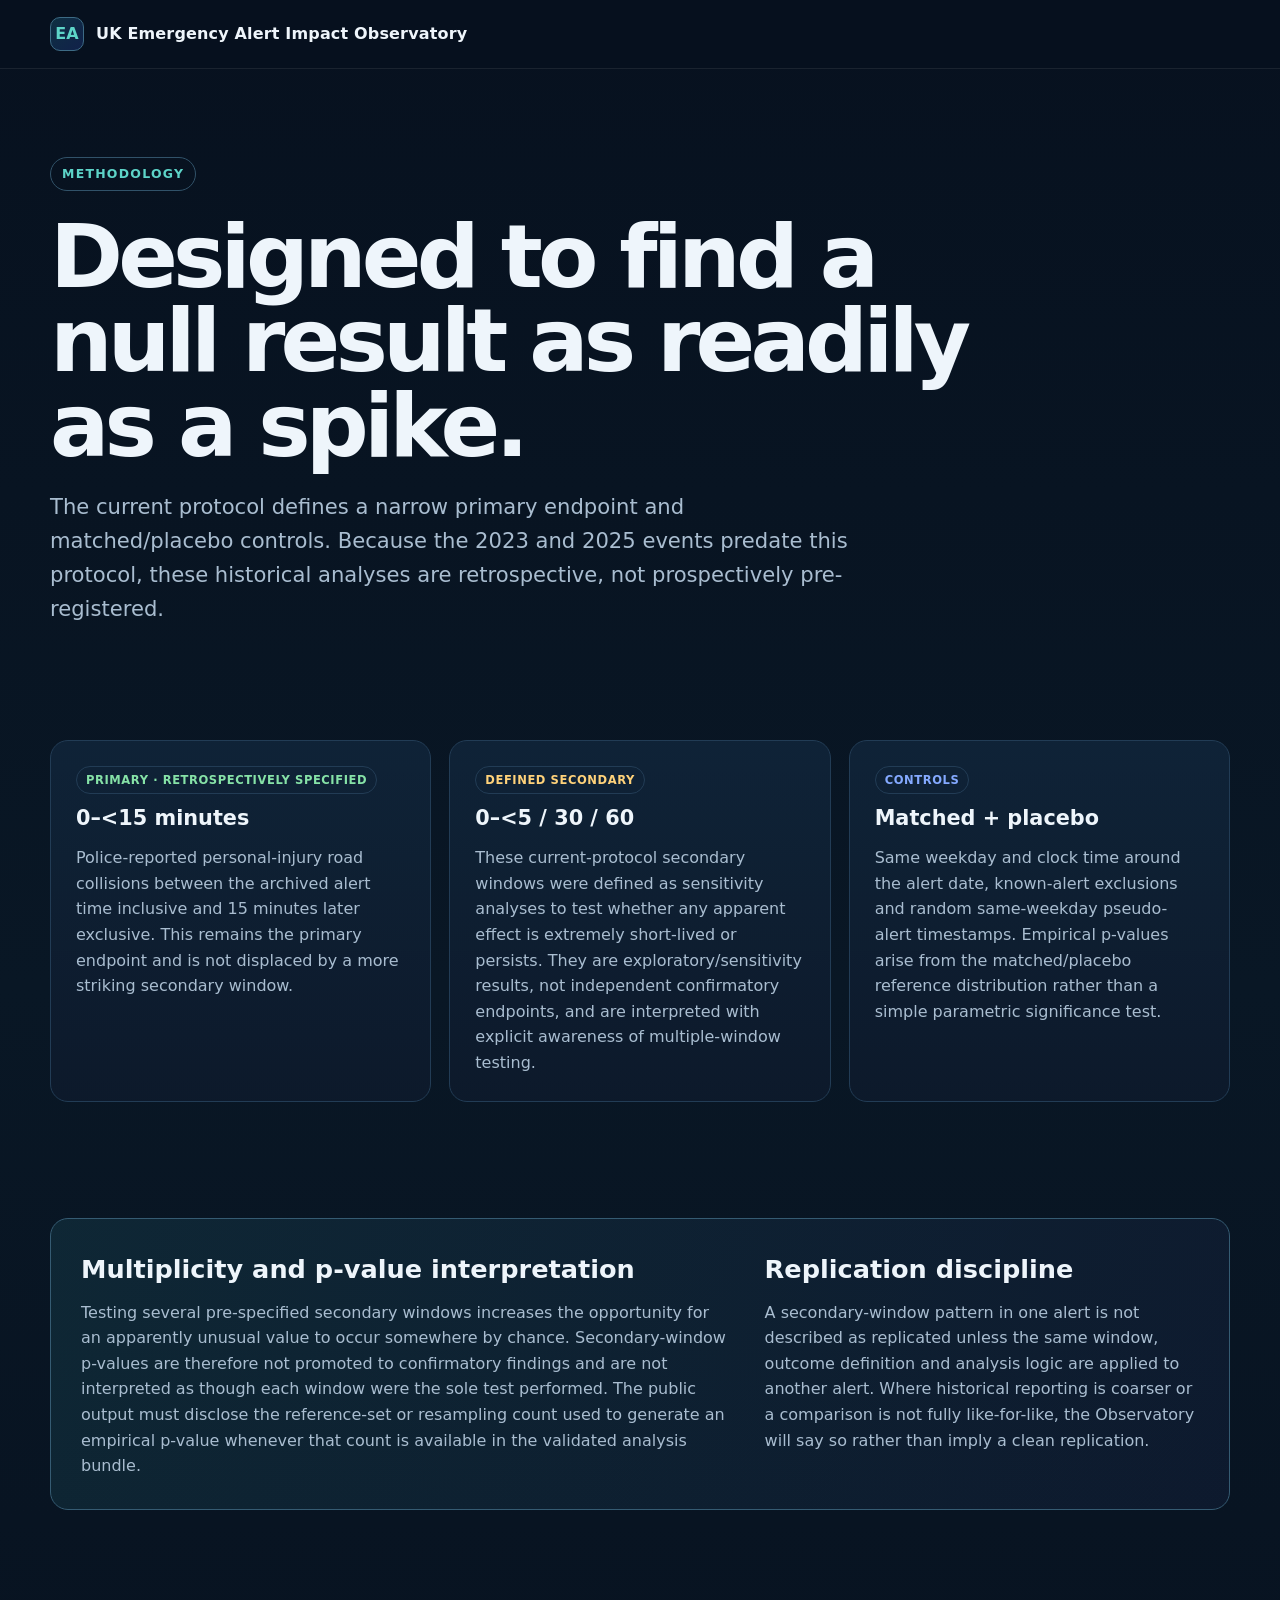
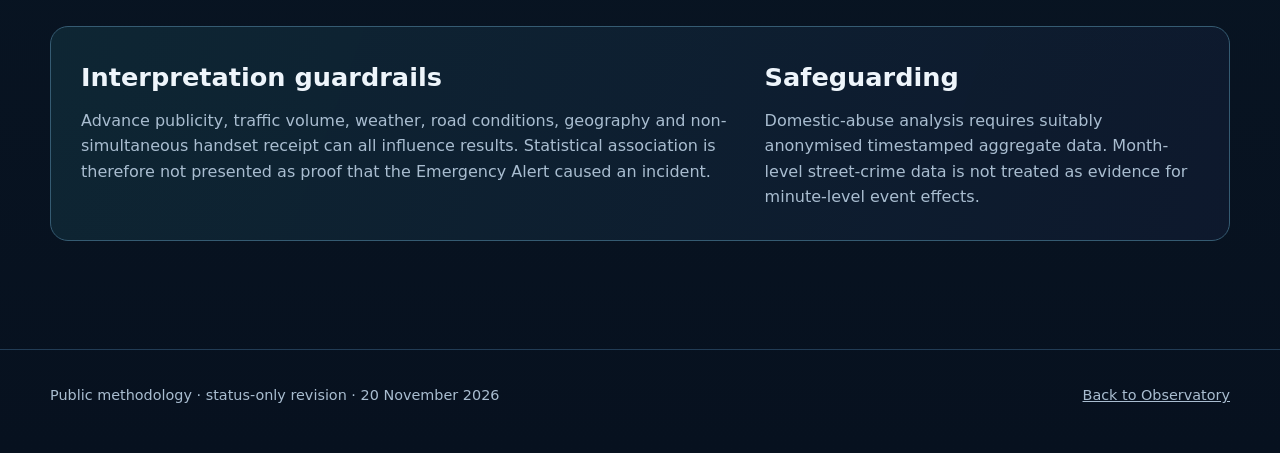
<file: methodology.html>
<!doctype html><html lang="en-GB"><head><meta charset="utf-8"><meta name="viewport" content="width=device-width,initial-scale=1"><meta name="description" content="Methodology for the SCC Nexus UK Emergency Alert Impact Observatory, including pre-specified primary and secondary windows, matched controls, empirical testing and causal limitations."><title>Methodology · UK Emergency Alert Impact Observatory</title><link rel="canonical" href="https://sccwebdesignwork.github.io/UK-Emergency-Alert-Impact-Observatory/methodology.html"><meta name="robots" content="index,follow"><link rel="stylesheet" href="assets/styles.css"></head><body><header class="site-header"><div class="wrap nav"><a class="brand" href="./"><span class="mark">EA</span><span>UK Emergency Alert Impact Observatory</span></a></div></header><main><section class="hero"><div class="wrap"><span class="eyebrow">Methodology</span><h1>Designed to find a null result as readily as a spike.</h1><p>The current protocol defines a narrow primary endpoint and matched/placebo controls. Because the 2023 and 2025 events predate this protocol, these historical analyses are retrospective, not prospectively pre-registered.</p></div></section><section><div class="wrap"><div class="grid"><article class="card"><span class="badge good">Primary · retrospectively specified</span><h3>0–&lt;15 minutes</h3><p>Police-reported personal-injury road collisions between the archived alert time inclusive and 15 minutes later exclusive. This remains the primary endpoint and is not displaced by a more striking secondary window.</p></article><article class="card"><span class="badge watch">Defined secondary</span><h3>0–&lt;5 / 30 / 60</h3><p>These current-protocol secondary windows were defined as sensitivity analyses to test whether any apparent effect is extremely short-lived or persists. They are exploratory/sensitivity results, not independent confirmatory endpoints, and are interpreted with explicit awareness of multiple-window testing.</p></article><article class="card"><span class="badge wait">Controls</span><h3>Matched + placebo</h3><p>Same weekday and clock time around the alert date, known-alert exclusions and random same-weekday pseudo-alert timestamps. Empirical p-values arise from the matched/placebo reference distribution rather than a simple parametric significance test.</p></article></div></div></section><section><div class="wrap"><div class="callout"><div><h3>Multiplicity and p-value interpretation</h3><p>Testing several pre-specified secondary windows increases the opportunity for an apparently unusual value to occur somewhere by chance. Secondary-window p-values are therefore not promoted to confirmatory findings and are not interpreted as though each window were the sole test performed. The public output must disclose the reference-set or resampling count used to generate an empirical p-value whenever that count is available in the validated analysis bundle.</p></div><div><h3>Replication discipline</h3><p>A secondary-window pattern in one alert is not described as replicated unless the same window, outcome definition and analysis logic are applied to another alert. Where historical reporting is coarser or a comparison is not fully like-for-like, the Observatory will say so rather than imply a clean replication.</p></div></div></div></section><section><div class="wrap"><div class="callout"><div><h3>Interpretation guardrails</h3><p>Advance publicity, traffic volume, weather, road conditions, geography and non-simultaneous handset receipt can all influence results. Statistical association is therefore not presented as proof that the Emergency Alert caused an incident.</p></div><div><h3>Safeguarding</h3><p>Domestic-abuse analysis requires suitably anonymised timestamped aggregate data. Month-level street-crime data is not treated as evidence for minute-level event effects.</p></div></div></div></section></main><footer><div class="wrap footer-grid"><div>Public methodology · status-only revision · 20 November 2026</div><a href="./">Back to Observatory</a></div></footer></body></html>
</file>
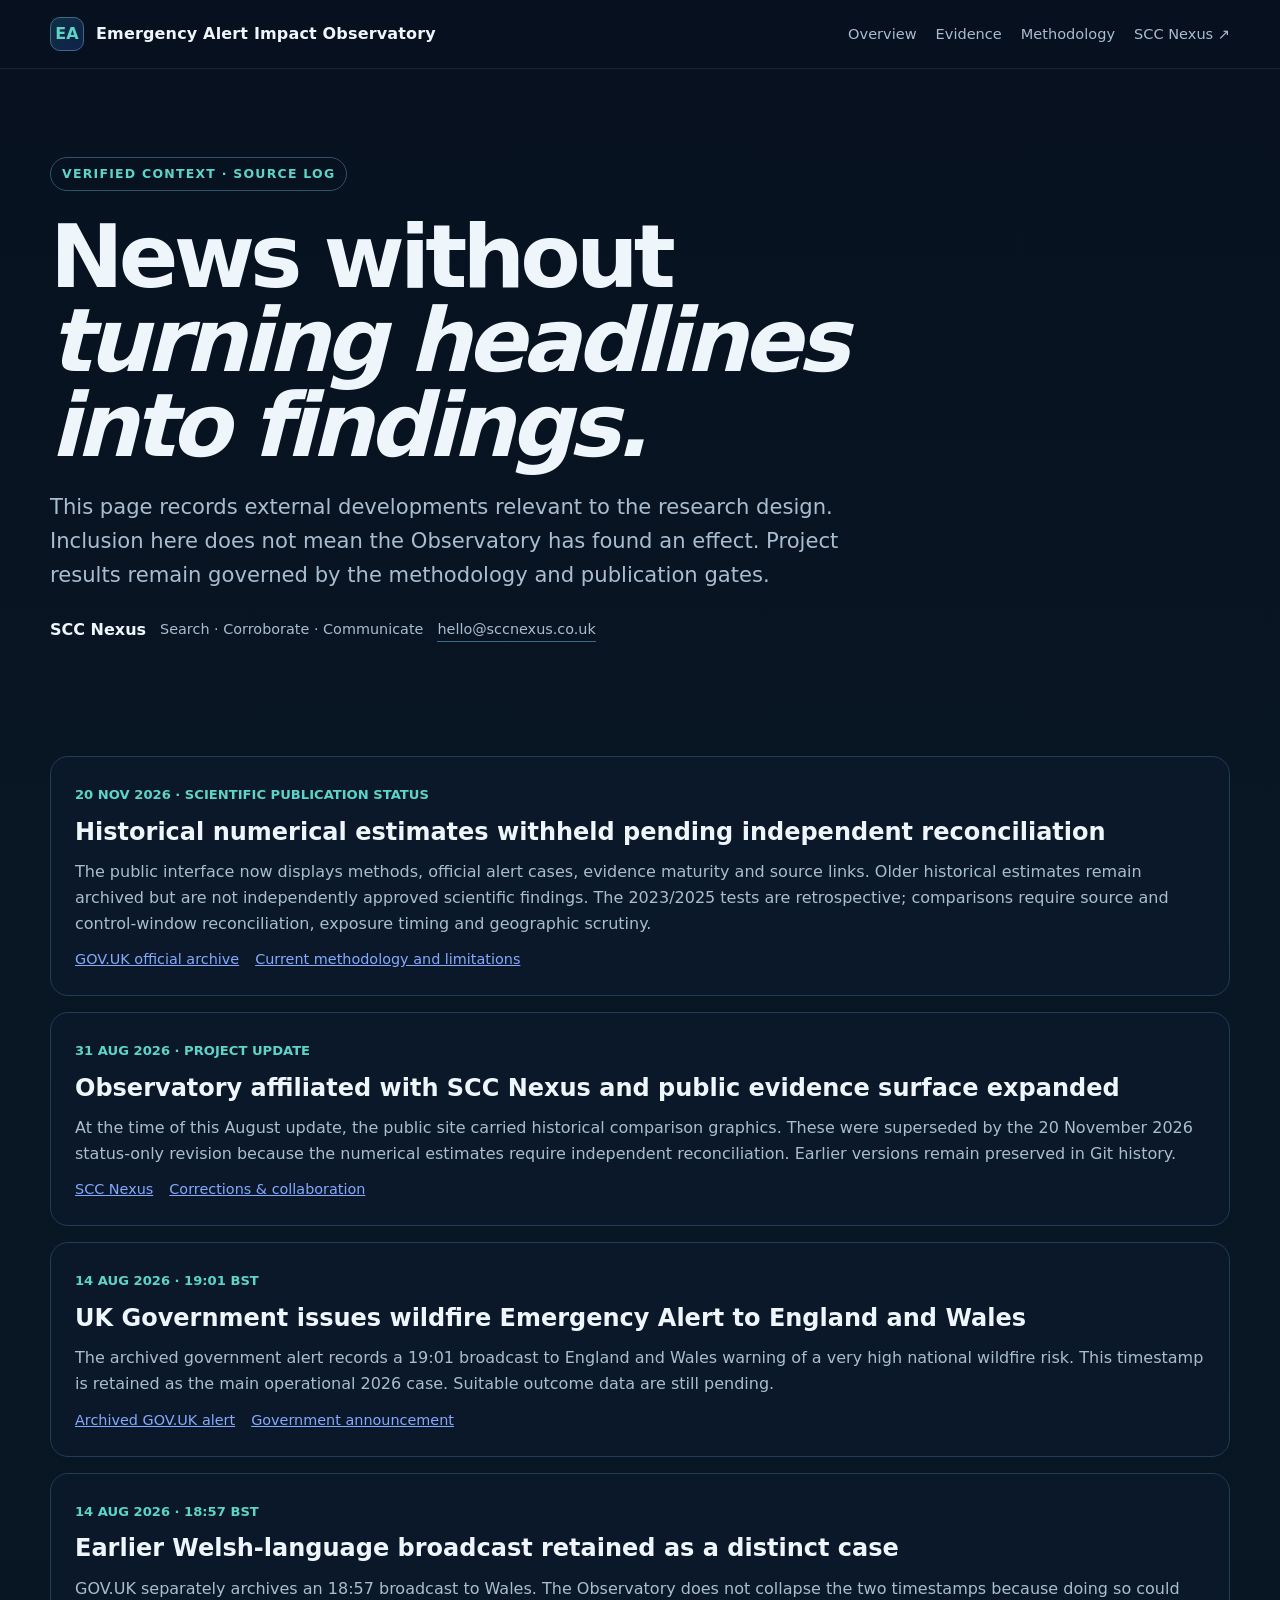
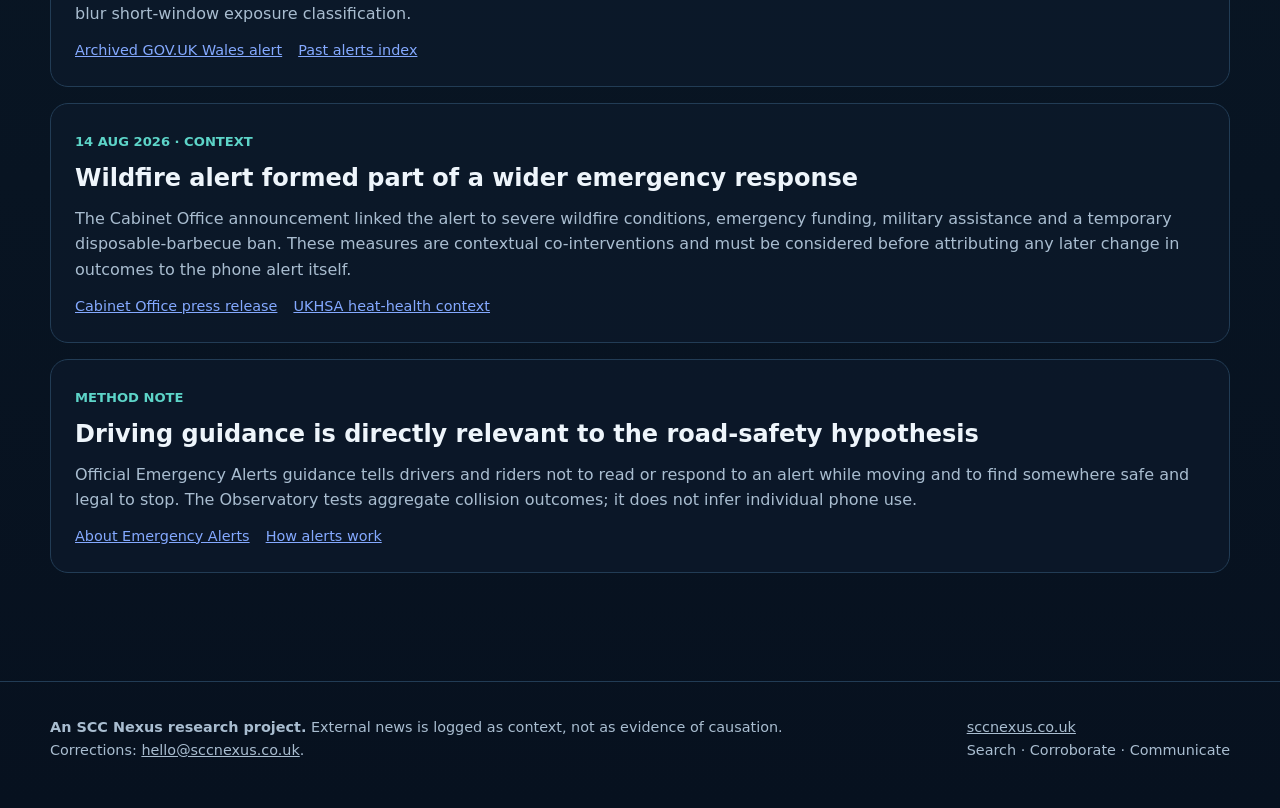
<file: news.html>
<!doctype html>
<html lang="en-GB"><head><meta charset="utf-8"><meta name="viewport" content="width=device-width,initial-scale=1"><meta name="description" content="Verified external developments and source log for the SCC Nexus UK Emergency Alert Impact Observatory."><title>News & Source Log | UK Emergency Alert Impact Observatory</title><link rel="stylesheet" href="assets/styles.css"></head><body><header class="site-header"><div class="wrap nav"><a class="brand" href="./"><span class="mark">EA</span><span>Emergency Alert Impact Observatory</span></a><nav class="nav-links" aria-label="Primary"><a href="./">Overview</a><a href="./#evidence">Evidence</a><a href="methodology.html">Methodology</a><a href="https://sccnexus.co.uk/" target="_blank" rel="noopener">SCC Nexus ↗</a></nav></div></header><main><section class="hero"><div class="wrap"><span class="eyebrow">Verified context · source log</span><h1>News without <em>turning headlines into findings.</em></h1><p>This page records external developments relevant to the research design. Inclusion here does not mean the Observatory has found an effect. Project results remain governed by the methodology and publication gates.</p><div class="affiliation"><strong>SCC Nexus</strong><span>Search · Corroborate · Communicate</span><a href="mailto:hello@sccnexus.co.uk">hello@sccnexus.co.uk</a></div></div></section><section><div class="wrap news-list"><article class="news-item"><time datetime="2026-11-20">20 NOV 2026 · SCIENTIFIC PUBLICATION STATUS</time><h2>Historical numerical estimates withheld pending independent reconciliation</h2><p>The public interface now displays methods, official alert cases, evidence maturity and source links. Older historical estimates remain archived but are not independently approved scientific findings. The 2023/2025 tests are retrospective; comparisons require source and control-window reconciliation, exposure timing and geographic scrutiny.</p><div class="source-links"><a href="https://www.gov.uk/alerts/past-alerts">GOV.UK official archive</a><a href="methodology.html">Current methodology and limitations</a></div></article><article class="news-item"><time datetime="2026-08-31">31 AUG 2026 · PROJECT UPDATE</time><h2>Observatory affiliated with SCC Nexus and public evidence surface expanded</h2><p>At the time of this August update, the public site carried historical comparison graphics. These were superseded by the 20 November 2026 status-only revision because the numerical estimates require independent reconciliation. Earlier versions remain preserved in Git history.</p><div class="source-links"><a href="https://sccnexus.co.uk/" target="_blank" rel="noopener">SCC Nexus</a><a href="https://sccnexus.co.uk/contact.html" target="_blank" rel="noopener">Corrections & collaboration</a></div></article><article class="news-item"><time datetime="2026-08-14T19:01:00+01:00">14 AUG 2026 · 19:01 BST</time><h2>UK Government issues wildfire Emergency Alert to England and Wales</h2><p>The archived government alert records a 19:01 broadcast to England and Wales warning of a very high national wildfire risk. This timestamp is retained as the main operational 2026 case. Suitable outcome data are still pending.</p><div class="source-links"><a href="https://www.gov.uk/alerts/14-aug-2026-2" target="_blank" rel="noopener">Archived GOV.UK alert</a><a href="https://www.gov.uk/government/news/emergency-alert-to-be-sent-to-england-and-wales-as-government-steps-up-wildfire-response-with-funding-military-support-and-bbq-ban" target="_blank" rel="noopener">Government announcement</a></div></article><article class="news-item"><time datetime="2026-08-14T18:57:00+01:00">14 AUG 2026 · 18:57 BST</time><h2>Earlier Welsh-language broadcast retained as a distinct case</h2><p>GOV.UK separately archives an 18:57 broadcast to Wales. The Observatory does not collapse the two timestamps because doing so could blur short-window exposure classification.</p><div class="source-links"><a href="https://www.gov.uk/alerts/14-aug-2026" target="_blank" rel="noopener">Archived GOV.UK Wales alert</a><a href="https://www.gov.uk/alerts/past-alerts" target="_blank" rel="noopener">Past alerts index</a></div></article><article class="news-item"><time datetime="2026-08-14">14 AUG 2026 · CONTEXT</time><h2>Wildfire alert formed part of a wider emergency response</h2><p>The Cabinet Office announcement linked the alert to severe wildfire conditions, emergency funding, military assistance and a temporary disposable-barbecue ban. These measures are contextual co-interventions and must be considered before attributing any later change in outcomes to the phone alert itself.</p><div class="source-links"><a href="https://www.gov.uk/government/news/emergency-alert-to-be-sent-to-england-and-wales-as-government-steps-up-wildfire-response-with-funding-military-support-and-bbq-ban" target="_blank" rel="noopener">Cabinet Office press release</a><a href="https://www.gov.uk/government/news/ukhsa-updates-heat-health-alerts-across-england" target="_blank" rel="noopener">UKHSA heat-health context</a></div></article><article class="news-item"><time datetime="2026-08-31">METHOD NOTE</time><h2>Driving guidance is directly relevant to the road-safety hypothesis</h2><p>Official Emergency Alerts guidance tells drivers and riders not to read or respond to an alert while moving and to find somewhere safe and legal to stop. The Observatory tests aggregate collision outcomes; it does not infer individual phone use.</p><div class="source-links"><a href="https://www.gov.uk/alerts" target="_blank" rel="noopener">About Emergency Alerts</a><a href="https://www.gov.uk/alerts/how-alerts-work" target="_blank" rel="noopener">How alerts work</a></div></article></div></section></main><footer><div class="wrap footer-grid"><div class="smallprint"><strong>An SCC Nexus research project.</strong> External news is logged as context, not as evidence of causation. Corrections: <a href="mailto:hello@sccnexus.co.uk">hello@sccnexus.co.uk</a>.</div><div><a href="https://sccnexus.co.uk/" target="_blank" rel="noopener">sccnexus.co.uk</a><br>Search · Corroborate · Communicate</div></div></footer></body></html>
</file>
<file: assets/styles.css>
:root{--bg:#07111f;--panel:#0d1a2b;--panel2:#10243a;--text:#eef5fb;--muted:#a9bdd0;--line:#223c55;--accent:#5dd4c8;--accent2:#84a9ff;--warn:#ffd27a;--good:#86e2a7;--max:1180px;--radius:18px}*{box-sizing:border-box}html{scroll-behavior:smooth}body{margin:0;background:linear-gradient(180deg,#07111f 0%,#091725 48%,#07111f 100%);color:var(--text);font:16px/1.6 system-ui,-apple-system,Segoe UI,Roboto,Arial,sans-serif}a{color:inherit}.wrap{width:min(var(--max),calc(100% - 36px));margin:auto}.site-header{position:sticky;top:0;z-index:20;background:rgba(7,17,31,.9);backdrop-filter:blur(14px);border-bottom:1px solid rgba(255,255,255,.08)}.nav{min-height:68px;display:flex;align-items:center;justify-content:space-between;gap:24px}.brand{display:flex;align-items:center;gap:12px;text-decoration:none;font-weight:800;letter-spacing:.01em}.mark{width:34px;height:34px;border-radius:10px;border:1px solid #3d6b85;display:grid;place-items:center;background:linear-gradient(135deg,#0e3042,#11214a);color:var(--accent)}.nav-links{display:flex;gap:19px;flex-wrap:wrap;justify-content:flex-end}.nav-links a{text-decoration:none;color:var(--muted);font-size:.91rem}.nav-links a:hover{color:var(--text)}.hero{padding:88px 0 56px}.eyebrow{display:inline-flex;gap:8px;align-items:center;border:1px solid #315269;border-radius:999px;padding:6px 11px;color:var(--accent);font-size:.78rem;font-weight:800;text-transform:uppercase;letter-spacing:.1em}.hero h1{font-size:clamp(2.6rem,7vw,5.5rem);line-height:.96;letter-spacing:-.055em;margin:24px 0 22px;max-width:970px}.hero p{font-size:clamp(1.05rem,2vw,1.32rem);color:var(--muted);max-width:820px;margin:0}.hero strong{color:var(--text)}.affiliation{margin-top:25px;display:flex;gap:14px;align-items:center;flex-wrap:wrap;color:var(--muted);font-size:.9rem}.affiliation strong{color:var(--text);font-size:1rem}.affiliation a{text-decoration:none;border-bottom:1px solid #3d6b85}.status-strip{margin-top:38px;display:grid;grid-template-columns:repeat(4,1fr);border:1px solid var(--line);border-radius:var(--radius);overflow:hidden;background:rgba(13,26,43,.75)}.status-item{padding:19px 20px;border-right:1px solid var(--line)}.status-item:last-child{border-right:0}.kicker{font-size:.72rem;color:var(--muted);text-transform:uppercase;letter-spacing:.11em;font-weight:800}.metric{font-size:1.12rem;font-weight:760;margin-top:4px}.metric.good{color:var(--good)}.metric.wait{color:var(--warn)}section{padding:58px 0}.section-head{display:flex;justify-content:space-between;gap:30px;align-items:end;margin-bottom:26px}.section-head h2{font-size:clamp(1.75rem,4vw,2.7rem);margin:0;letter-spacing:-.035em}.section-head p{margin:0;max-width:600px;color:var(--muted)}.grid{display:grid;grid-template-columns:repeat(3,1fr);gap:18px}.card{background:linear-gradient(180deg,rgba(16,36,58,.88),rgba(13,26,43,.9));border:1px solid var(--line);border-radius:var(--radius);padding:25px;min-height:230px}.card h3{margin:8px 0 10px;font-size:1.3rem}.card p{color:var(--muted);margin:0}.big-number{font-size:2.3rem;line-height:1;font-weight:850;letter-spacing:-.04em;margin:20px 0 8px}.submetric{color:var(--muted);font-size:.9rem}.badge{display:inline-flex;padding:4px 9px;border-radius:999px;font-size:.72rem;font-weight:800;letter-spacing:.05em;text-transform:uppercase;border:1px solid var(--line)}.badge.good{color:var(--good)}.badge.watch{color:var(--warn)}.badge.wait{color:var(--accent2)}.callout{border:1px solid #355b72;background:linear-gradient(110deg,rgba(26,73,86,.34),rgba(24,36,68,.35));border-radius:var(--radius);padding:30px;display:grid;grid-template-columns:1.2fr .8fr;gap:32px}.callout h3{font-size:1.6rem;margin:0 0 10px}.callout p{color:var(--muted);margin:0}.principle{border-left:3px solid var(--accent);padding-left:18px;font-size:1.05rem}.timeline{display:grid;gap:12px}.row{display:grid;grid-template-columns:170px 1fr auto;gap:20px;align-items:center;padding:18px 20px;border:1px solid var(--line);border-radius:14px;background:rgba(13,26,43,.72)}.row-date{font-weight:750}.row small{display:block;color:var(--muted)}.data-lanes{display:grid;grid-template-columns:repeat(2,1fr);gap:12px}.lane{display:flex;align-items:center;justify-content:space-between;gap:18px;padding:16px 18px;border:1px solid var(--line);border-radius:13px;background:rgba(13,26,43,.6)}.lane span:first-child{font-weight:700}.lane em{font-style:normal;color:var(--muted);font-size:.88rem}.chart-card{padding:25px;border:1px solid var(--line);border-radius:var(--radius);background:rgba(13,26,43,.72);display:grid;gap:16px}.chart-row{display:grid;grid-template-columns:140px 1fr 64px;gap:14px;align-items:center}.chart-row strong{font-size:.9rem}.bar{height:18px;background:#0a1421;border:1px solid var(--line);border-radius:99px;overflow:hidden}.bar i{display:block;height:100%;background:linear-gradient(90deg,var(--accent),var(--accent2));border-radius:99px}.muted-bar .bar i{opacity:.48}.chart-row span{text-align:right;font-variant-numeric:tabular-nums;color:var(--muted)}.table-wrap{margin-top:18px;overflow:auto;border:1px solid var(--line);border-radius:var(--radius)}table{width:100%;border-collapse:collapse;min-width:760px;background:rgba(13,26,43,.6)}th,td{padding:14px 16px;text-align:left;border-bottom:1px solid var(--line)}th{font-size:.76rem;text-transform:uppercase;letter-spacing:.08em;color:var(--muted);background:#0d1a2b}td{font-variant-numeric:tabular-nums}.news-list{display:grid;gap:16px}.news-item{border:1px solid var(--line);border-radius:var(--radius);padding:24px;background:rgba(13,26,43,.72)}.news-item time{color:var(--accent);font-weight:800;font-size:.82rem}.news-item h2{margin:6px 0 8px;font-size:1.5rem}.news-item p{color:var(--muted);margin:0 0 12px}.source-links{display:flex;gap:16px;flex-wrap:wrap;font-size:.9rem}.source-links a{color:var(--accent2)}footer{border-top:1px solid var(--line);margin-top:50px;padding:34px 0 46px;color:var(--muted);font-size:.9rem}.footer-grid{display:flex;justify-content:space-between;gap:24px}.smallprint{max-width:760px}@media(max-width:950px){.nav-links{display:none}.status-strip,.grid{grid-template-columns:1fr 1fr}.status-item:nth-child(2){border-right:0}.status-item{border-bottom:1px solid var(--line)}.callout{grid-template-columns:1fr}.row{grid-template-columns:1fr}.data-lanes{grid-template-columns:1fr}}@media(max-width:560px){.hero{padding-top:62px}.status-strip,.grid{grid-template-columns:1fr}.status-item{border-right:0}.section-head{align-items:start;flex-direction:column}.footer-grid{flex-direction:column}.chart-row{grid-template-columns:1fr 55px}.chart-row .bar{grid-column:1 / -1}.affiliation{align-items:flex-start;flex-direction:column;gap:7px}}
/* VVIP status-only and mobile usability */
.skip{position:absolute;top:-100px;left:12px;padding:8px 12px;background:#fff;color:#07111f;z-index:99}.skip:focus{top:8px}
.review-banner{display:flex;gap:28px;align-items:center;justify-content:space-between;border:1px solid #355b72;background:linear-gradient(110deg,#152f44,#10233a);border-radius:18px;padding:29px}.review-banner h2{font-size:clamp(1.4rem,3vw,2rem);line-height:1.2;margin:12px 0}.review-banner p{color:var(--muted);max-width:790px;margin:0}.outline-link{flex-shrink:0;text-decoration:none;border:1px solid var(--accent);border-radius:9px;padding:10px 16px;color:var(--accent);font-weight:700}.card-link{display:inline-block;margin-top:18px;color:var(--accent2);font-weight:700}.nav{flex-wrap:wrap}.nav-links a:focus-visible,a:focus-visible{outline:2px solid var(--accent);outline-offset:3px}
@media(max-width:950px){.nav-links{display:flex;width:100%;padding-bottom:12px;justify-content:flex-start;gap:10px 17px}.nav{padding-top:10px}.review-banner{flex-direction:column;align-items:flex-start}}@media(prefers-reduced-motion:reduce){html{scroll-behavior:auto}}
</file>
